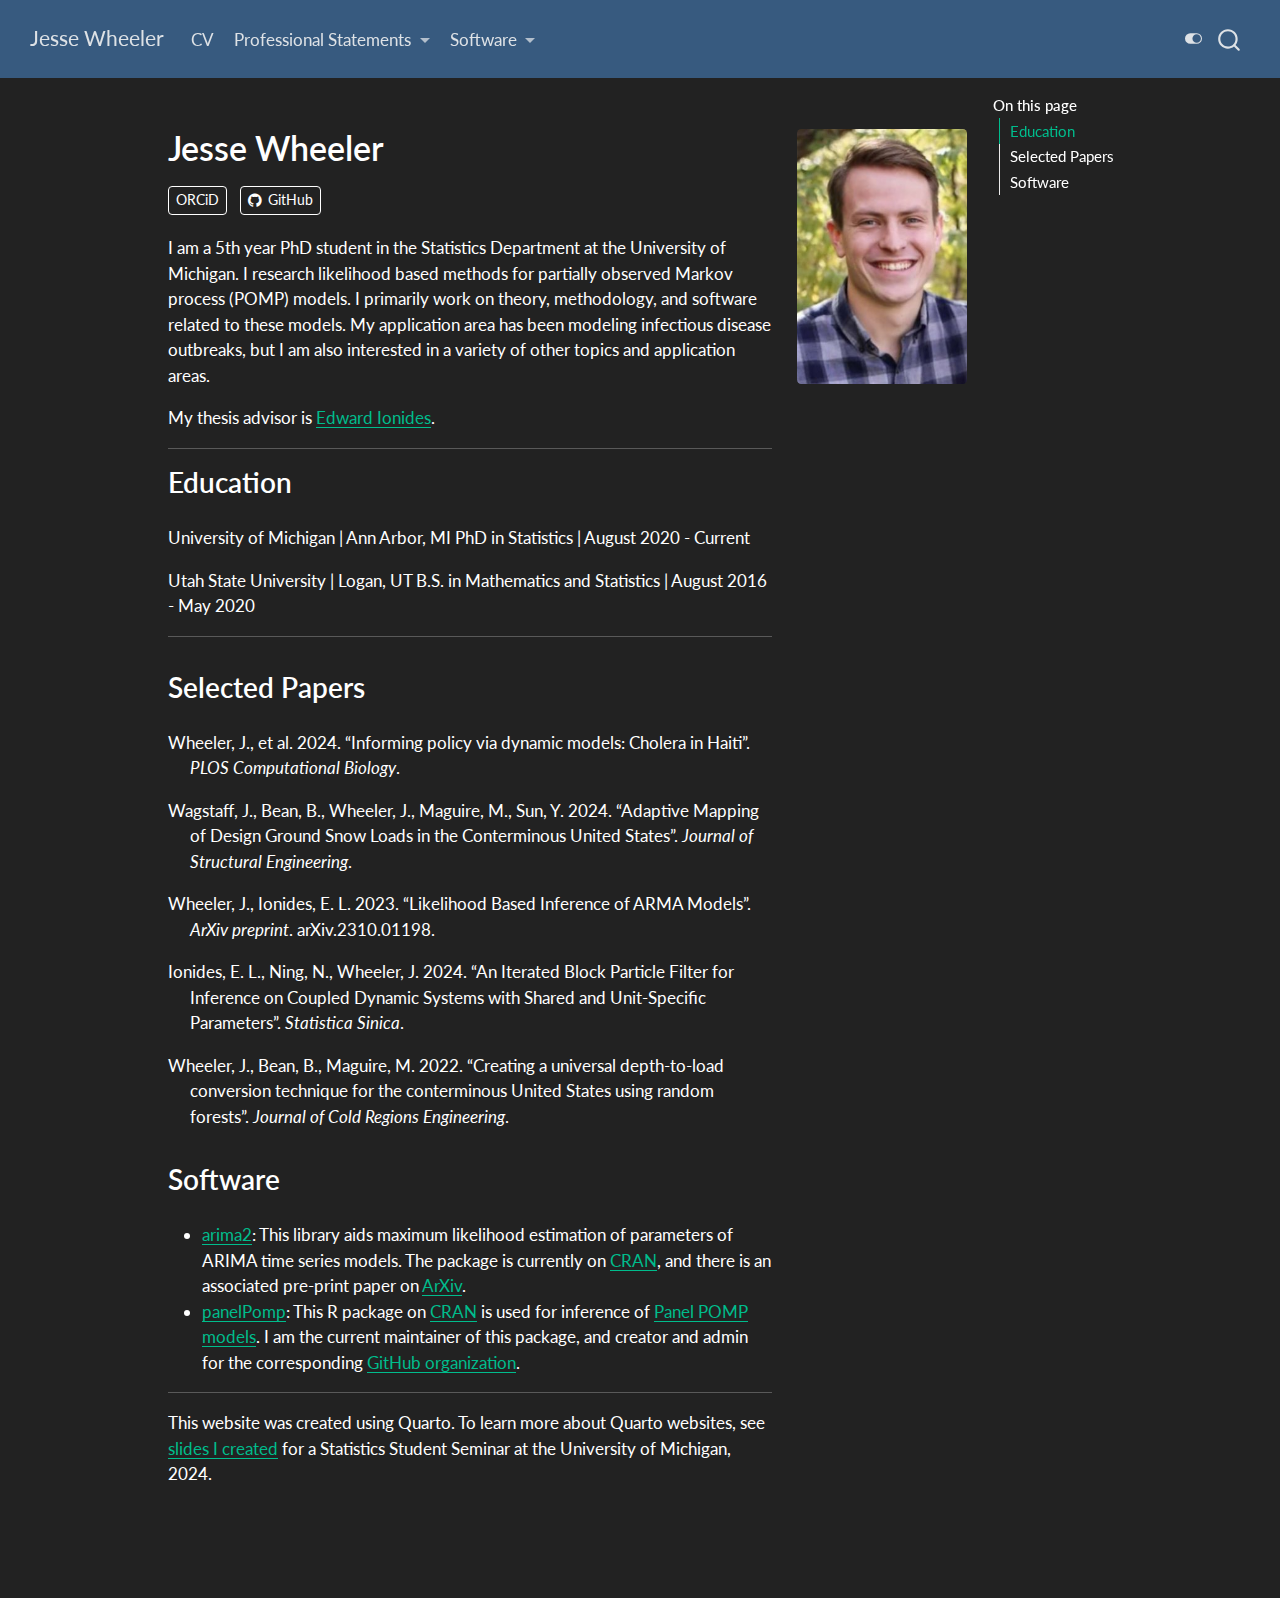
<file: index.html>
<!DOCTYPE html>
<html xmlns="http://www.w3.org/1999/xhtml" lang="en" xml:lang="en"><head>

<meta charset="utf-8">
<meta name="generator" content="quarto-1.4.551">

<meta name="viewport" content="width=device-width, initial-scale=1.0, user-scalable=yes">


<title>Jesse Wheeler</title>
<style>
code{white-space: pre-wrap;}
span.smallcaps{font-variant: small-caps;}
div.columns{display: flex; gap: min(4vw, 1.5em);}
div.column{flex: auto; overflow-x: auto;}
div.hanging-indent{margin-left: 1.5em; text-indent: -1.5em;}
ul.task-list{list-style: none;}
ul.task-list li input[type="checkbox"] {
  width: 0.8em;
  margin: 0 0.8em 0.2em -1em; /* quarto-specific, see https://github.com/quarto-dev/quarto-cli/issues/4556 */ 
  vertical-align: middle;
}
</style>


<script src="site_libs/quarto-nav/quarto-nav.js"></script>
<script src="site_libs/quarto-nav/headroom.min.js"></script>
<script src="site_libs/clipboard/clipboard.min.js"></script>
<script src="site_libs/quarto-search/autocomplete.umd.js"></script>
<script src="site_libs/quarto-search/fuse.min.js"></script>
<script src="site_libs/quarto-search/quarto-search.js"></script>
<meta name="quarto:offset" content="./">
<script src="site_libs/quarto-html/quarto.js"></script>
<script src="site_libs/quarto-html/popper.min.js"></script>
<script src="site_libs/quarto-html/tippy.umd.min.js"></script>
<link href="site_libs/quarto-html/tippy.css" rel="stylesheet">
<link href="site_libs/quarto-html/quarto-syntax-highlighting.css" rel="stylesheet" class="quarto-color-scheme" id="quarto-text-highlighting-styles">
<link href="site_libs/quarto-html/quarto-syntax-highlighting-dark.css" rel="stylesheet" class="quarto-color-scheme quarto-color-alternate" id="quarto-text-highlighting-styles">
<script src="site_libs/bootstrap/bootstrap.min.js"></script>
<link href="site_libs/bootstrap/bootstrap-icons.css" rel="stylesheet">
<link href="site_libs/bootstrap/bootstrap.min.css" rel="stylesheet" class="quarto-color-scheme" id="quarto-bootstrap" data-mode="light">
<link href="site_libs/bootstrap/bootstrap-dark.min.css" rel="stylesheet" class="quarto-color-scheme quarto-color-alternate" id="quarto-bootstrap" data-mode="dark">
<script id="quarto-search-options" type="application/json">{
  "location": "navbar",
  "copy-button": false,
  "collapse-after": 3,
  "panel-placement": "end",
  "type": "overlay",
  "limit": 50,
  "keyboard-shortcut": [
    "f",
    "/",
    "s"
  ],
  "show-item-context": false,
  "language": {
    "search-no-results-text": "No results",
    "search-matching-documents-text": "matching documents",
    "search-copy-link-title": "Copy link to search",
    "search-hide-matches-text": "Hide additional matches",
    "search-more-match-text": "more match in this document",
    "search-more-matches-text": "more matches in this document",
    "search-clear-button-title": "Clear",
    "search-text-placeholder": "",
    "search-detached-cancel-button-title": "Cancel",
    "search-submit-button-title": "Submit",
    "search-label": "Search"
  }
}</script>


<link rel="stylesheet" href="styles.css">
</head>

<body class="nav-fixed">

<div id="quarto-search-results"></div>
  <header id="quarto-header" class="headroom fixed-top">
    <nav class="navbar navbar-expand-lg " data-bs-theme="dark">
      <div class="navbar-container container-fluid">
      <div class="navbar-brand-container mx-auto">
    <a class="navbar-brand" href="./index.html">
    <span class="navbar-title">Jesse Wheeler</span>
    </a>
  </div>
            <div id="quarto-search" class="" title="Search"></div>
          <button class="navbar-toggler" type="button" data-bs-toggle="collapse" data-bs-target="#navbarCollapse" aria-controls="navbarCollapse" aria-expanded="false" aria-label="Toggle navigation" onclick="if (window.quartoToggleHeadroom) { window.quartoToggleHeadroom(); }">
  <span class="navbar-toggler-icon"></span>
</button>
          <div class="collapse navbar-collapse" id="navbarCollapse">
            <ul class="navbar-nav navbar-nav-scroll me-auto">
  <li class="nav-item">
    <a class="nav-link" href="./texDocs/cv.pdf"> 
<span class="menu-text">CV</span></a>
  </li>  
  <li class="nav-item dropdown ">
    <a class="nav-link dropdown-toggle" href="#" id="nav-menu-professional-statements" role="button" data-bs-toggle="dropdown" aria-expanded="false">
 <span class="menu-text">Professional Statements</span>
    </a>
    <ul class="dropdown-menu" aria-labelledby="nav-menu-professional-statements">    
        <li>
    <a class="dropdown-item" href="./texDocs/researchStatement.pdf">
 <span class="dropdown-text">Research Statement</span></a>
  </li>  
        <li>
    <a class="dropdown-item" href="./texDocs/teachingStatement.pdf">
 <span class="dropdown-text">Teaching Statement</span></a>
  </li>  
        <li>
    <a class="dropdown-item" href="./texDocs/DEIstatement.pdf">
 <span class="dropdown-text">Diversity Statement</span></a>
  </li>  
    </ul>
  </li>
  <li class="nav-item dropdown ">
    <a class="nav-link dropdown-toggle" href="#" id="nav-menu-software" role="button" data-bs-toggle="dropdown" aria-expanded="false">
 <span class="menu-text">Software</span>
    </a>
    <ul class="dropdown-menu" aria-labelledby="nav-menu-software">    
        <li>
    <a class="dropdown-item" href="https://panelpomp-org.github.io">
 <span class="dropdown-text">panelPomp (R)</span></a>
  </li>  
        <li>
    <a class="dropdown-item" href="https://github.com/pypomp">
 <span class="dropdown-text">pypomp (Python)</span></a>
  </li>  
        <li>
    <a class="dropdown-item" href="https://github.com/jeswheel/arima2">
 <span class="dropdown-text">arima2 (R)</span></a>
  </li>  
    </ul>
  </li>
</ul>
          </div> <!-- /navcollapse -->
          <div class="quarto-navbar-tools">
  <a href="" class="quarto-color-scheme-toggle quarto-navigation-tool  px-1" onclick="window.quartoToggleColorScheme(); return false;" title="Toggle dark mode"><i class="bi"></i></a>
</div>
      </div> <!-- /container-fluid -->
    </nav>
</header>
<!-- content -->
<div id="quarto-content" class="quarto-container page-columns page-rows-contents page-layout-article page-navbar">
<!-- sidebar -->
<!-- margin-sidebar -->
    <div id="quarto-margin-sidebar" class="sidebar margin-sidebar">
        <nav id="TOC" role="doc-toc" class="toc-active">
    <h2 id="toc-title">On this page</h2>
  <ul>
  <li><a href="#education" id="toc-education" class="nav-link active" data-scroll-target="#education">Education</a></li>
  <li><a href="#selected-papers" id="toc-selected-papers" class="nav-link" data-scroll-target="#selected-papers">Selected Papers</a></li>
  <li><a href="#software" id="toc-software" class="nav-link" data-scroll-target="#software">Software</a></li>
  </ul>
</nav>
    </div>
<!-- main -->
<div class="quarto-about-solana column-body content">
  <div class="about-entity">
    <div class="entity-contents">
      <header id="title-block-header" class="quarto-title-block default">
<div class="quarto-title">
<h1 class="title">Jesse Wheeler</h1>
</div>
<div class="quarto-title-meta">
  </div>
</header> <div class="about-links">
  <a href="https://orcid.org/0000-0003-3941-3884" class="about-link" rel="" target="">
     <span class="about-link-text">ORCiD</span>
  </a>
  <a href="https://github.com/jeswheel" class="about-link" rel="" target="">
    <i class="bi bi-github"></i>
     <span class="about-link-text">GitHub</span>
  </a>
</div>
      <div class="about-contents"><main class="content" id="quarto-document-content">

<p>I am a 5th year PhD student in the Statistics Department at the University of Michigan. I research likelihood based methods for partially observed Markov process (POMP) models. I primarily work on theory, methodology, and software related to these models. My application area has been modeling infectious disease outbreaks, but I am also interested in a variety of other topics and application areas.</p>
<p>My thesis advisor is <a href="https://ionides.github.io/">Edward Ionides</a>.</p>
<hr>
<section id="education" class="level2">
<h2 data-anchor-id="education">Education</h2>
<p>University of Michigan | Ann Arbor, MI PhD in Statistics | August 2020 - Current</p>
<p>Utah State University | Logan, UT B.S. in Mathematics and Statistics | August 2016 - May 2020</p>
<hr>
</section>
<section id="selected-papers" class="level2">
<h2 data-anchor-id="selected-papers">Selected Papers</h2>
<div class="myrefs">
<p>
Wheeler, J., et al.&nbsp;2024. “Informing policy via dynamic models: Cholera in Haiti”. <em>PLOS Computational Biology</em>.
</p>
<p>
Wagstaff, J., Bean, B., Wheeler, J., Maguire, M., Sun, Y. 2024. “Adaptive Mapping of Design Ground Snow Loads in the Conterminous United States”. <em>Journal of Structural Engineering</em>.
</p>
<p>
Wheeler, J., Ionides, E. L. 2023. “Likelihood Based Inference of ARMA Models”. <em>ArXiv preprint</em>. arXiv.2310.01198.
</p>
<p>
Ionides, E. L., Ning, N., Wheeler, J. 2024. “An Iterated Block Particle Filter for Inference on Coupled Dynamic Systems with Shared and Unit-Specific Parameters”. <em>Statistica Sinica</em>.
</p>
<p>
Wheeler, J., Bean, B., Maguire, M. 2022. “Creating a universal depth-to-load conversion technique for the conterminous United States using random forests”. <em>Journal of Cold Regions Engineering</em>.
</p>
</div>
</section>
<section id="software" class="level2">
<h2 data-anchor-id="software">Software</h2>
<ul>
<li><a href="https://github.com/jeswheel/arima2">arima2</a>: This library aids maximum likelihood estimation of parameters of ARIMA time series models. The package is currently on <a href="https://cran.r-project.org/web/packages/arima2/index.html">CRAN</a>, and there is an associated pre-print paper on <a href="https://arxiv.org/abs/2310.01198">ArXiv</a>.</li>
<li><a href="https://panelPomp-org.github.io">panelPomp</a>: This R package on <a href="https://cran.r-project.org/web/packages/panelPomp/index.html">CRAN</a> is used for inference of <a href="https://doi.org/10.1080/01621459.2019.1604367">Panel POMP models</a>. I am the current maintainer of this package, and creator and admin for the corresponding <a href="https://github.com/panelPomp-org">GitHub organization</a>.</li>
</ul>
<hr>
<p>This website was created using Quarto. To learn more about Quarto websites, see <a href="https://docs.google.com/presentation/d/1unAZ49f4PR11giPqA9fSSFcaBwZS_3onK71F3bGUkvQ/edit?usp=sharing">slides I created</a> for a Statistics Student Seminar at the University of Michigan, 2024.</p>


</section>
</main></div>
    </div>
    <img src="portait.jpeg" class="about-image
  rounded " style="width: 10em;">
  </div>
</div>
 <!-- /main -->
<script id="quarto-html-after-body" type="application/javascript">
window.document.addEventListener("DOMContentLoaded", function (event) {
  const toggleBodyColorMode = (bsSheetEl) => {
    const mode = bsSheetEl.getAttribute("data-mode");
    const bodyEl = window.document.querySelector("body");
    if (mode === "dark") {
      bodyEl.classList.add("quarto-dark");
      bodyEl.classList.remove("quarto-light");
    } else {
      bodyEl.classList.add("quarto-light");
      bodyEl.classList.remove("quarto-dark");
    }
  }
  const toggleBodyColorPrimary = () => {
    const bsSheetEl = window.document.querySelector("link#quarto-bootstrap");
    if (bsSheetEl) {
      toggleBodyColorMode(bsSheetEl);
    }
  }
  toggleBodyColorPrimary();  
  const disableStylesheet = (stylesheets) => {
    for (let i=0; i < stylesheets.length; i++) {
      const stylesheet = stylesheets[i];
      stylesheet.rel = 'prefetch';
    }
  }
  const enableStylesheet = (stylesheets) => {
    for (let i=0; i < stylesheets.length; i++) {
      const stylesheet = stylesheets[i];
      stylesheet.rel = 'stylesheet';
    }
  }
  const manageTransitions = (selector, allowTransitions) => {
    const els = window.document.querySelectorAll(selector);
    for (let i=0; i < els.length; i++) {
      const el = els[i];
      if (allowTransitions) {
        el.classList.remove('notransition');
      } else {
        el.classList.add('notransition');
      }
    }
  }
  const toggleGiscusIfUsed = (isAlternate, darkModeDefault) => {
    const baseTheme = document.querySelector('#giscus-base-theme')?.value ?? 'light';
    const alternateTheme = document.querySelector('#giscus-alt-theme')?.value ?? 'dark';
    let newTheme = '';
    if(darkModeDefault) {
      newTheme = isAlternate ? baseTheme : alternateTheme;
    } else {
      newTheme = isAlternate ? alternateTheme : baseTheme;
    }
    const changeGiscusTheme = () => {
      // From: https://github.com/giscus/giscus/issues/336
      const sendMessage = (message) => {
        const iframe = document.querySelector('iframe.giscus-frame');
        if (!iframe) return;
        iframe.contentWindow.postMessage({ giscus: message }, 'https://giscus.app');
      }
      sendMessage({
        setConfig: {
          theme: newTheme
        }
      });
    }
    const isGiscussLoaded = window.document.querySelector('iframe.giscus-frame') !== null;
    if (isGiscussLoaded) {
      changeGiscusTheme();
    }
  }
  const toggleColorMode = (alternate) => {
    // Switch the stylesheets
    const alternateStylesheets = window.document.querySelectorAll('link.quarto-color-scheme.quarto-color-alternate');
    manageTransitions('#quarto-margin-sidebar .nav-link', false);
    if (alternate) {
      enableStylesheet(alternateStylesheets);
      for (const sheetNode of alternateStylesheets) {
        if (sheetNode.id === "quarto-bootstrap") {
          toggleBodyColorMode(sheetNode);
        }
      }
    } else {
      disableStylesheet(alternateStylesheets);
      toggleBodyColorPrimary();
    }
    manageTransitions('#quarto-margin-sidebar .nav-link', true);
    // Switch the toggles
    const toggles = window.document.querySelectorAll('.quarto-color-scheme-toggle');
    for (let i=0; i < toggles.length; i++) {
      const toggle = toggles[i];
      if (toggle) {
        if (alternate) {
          toggle.classList.add("alternate");     
        } else {
          toggle.classList.remove("alternate");
        }
      }
    }
    // Hack to workaround the fact that safari doesn't
    // properly recolor the scrollbar when toggling (#1455)
    if (navigator.userAgent.indexOf('Safari') > 0 && navigator.userAgent.indexOf('Chrome') == -1) {
      manageTransitions("body", false);
      window.scrollTo(0, 1);
      setTimeout(() => {
        window.scrollTo(0, 0);
        manageTransitions("body", true);
      }, 40);  
    }
  }
  const isFileUrl = () => { 
    return window.location.protocol === 'file:';
  }
  const hasAlternateSentinel = () => {  
    let styleSentinel = getColorSchemeSentinel();
    if (styleSentinel !== null) {
      return styleSentinel === "alternate";
    } else {
      return false;
    }
  }
  const setStyleSentinel = (alternate) => {
    const value = alternate ? "alternate" : "default";
    if (!isFileUrl()) {
      window.localStorage.setItem("quarto-color-scheme", value);
    } else {
      localAlternateSentinel = value;
    }
  }
  const getColorSchemeSentinel = () => {
    if (!isFileUrl()) {
      const storageValue = window.localStorage.getItem("quarto-color-scheme");
      return storageValue != null ? storageValue : localAlternateSentinel;
    } else {
      return localAlternateSentinel;
    }
  }
  const darkModeDefault = true;
  let localAlternateSentinel = darkModeDefault ? 'alternate' : 'default';
  // Dark / light mode switch
  window.quartoToggleColorScheme = () => {
    // Read the current dark / light value 
    let toAlternate = !hasAlternateSentinel();
    toggleColorMode(toAlternate);
    setStyleSentinel(toAlternate);
    toggleGiscusIfUsed(toAlternate, darkModeDefault);
  };
  // Ensure there is a toggle, if there isn't float one in the top right
  if (window.document.querySelector('.quarto-color-scheme-toggle') === null) {
    const a = window.document.createElement('a');
    a.classList.add('top-right');
    a.classList.add('quarto-color-scheme-toggle');
    a.href = "";
    a.onclick = function() { try { window.quartoToggleColorScheme(); } catch {} return false; };
    const i = window.document.createElement("i");
    i.classList.add('bi');
    a.appendChild(i);
    window.document.body.appendChild(a);
  }
  // Switch to dark mode if need be
  if (hasAlternateSentinel()) {
    toggleColorMode(true);
  } else {
    toggleColorMode(false);
  }
  const isCodeAnnotation = (el) => {
    for (const clz of el.classList) {
      if (clz.startsWith('code-annotation-')) {                     
        return true;
      }
    }
    return false;
  }
  const clipboard = new window.ClipboardJS('.code-copy-button', {
    text: function(trigger) {
      const codeEl = trigger.previousElementSibling.cloneNode(true);
      for (const childEl of codeEl.children) {
        if (isCodeAnnotation(childEl)) {
          childEl.remove();
        }
      }
      return codeEl.innerText;
    }
  });
  clipboard.on('success', function(e) {
    // button target
    const button = e.trigger;
    // don't keep focus
    button.blur();
    // flash "checked"
    button.classList.add('code-copy-button-checked');
    var currentTitle = button.getAttribute("title");
    button.setAttribute("title", "Copied!");
    let tooltip;
    if (window.bootstrap) {
      button.setAttribute("data-bs-toggle", "tooltip");
      button.setAttribute("data-bs-placement", "left");
      button.setAttribute("data-bs-title", "Copied!");
      tooltip = new bootstrap.Tooltip(button, 
        { trigger: "manual", 
          customClass: "code-copy-button-tooltip",
          offset: [0, -8]});
      tooltip.show();    
    }
    setTimeout(function() {
      if (tooltip) {
        tooltip.hide();
        button.removeAttribute("data-bs-title");
        button.removeAttribute("data-bs-toggle");
        button.removeAttribute("data-bs-placement");
      }
      button.setAttribute("title", currentTitle);
      button.classList.remove('code-copy-button-checked');
    }, 1000);
    // clear code selection
    e.clearSelection();
  });
    var localhostRegex = new RegExp(/^(?:http|https):\/\/localhost\:?[0-9]*\//);
    var mailtoRegex = new RegExp(/^mailto:/);
      var filterRegex = new RegExp("https:\/\/jeswheel\.github\.io\/");
    var isInternal = (href) => {
        return filterRegex.test(href) || localhostRegex.test(href) || mailtoRegex.test(href);
    }
    // Inspect non-navigation links and adorn them if external
 	var links = window.document.querySelectorAll('a[href]:not(.nav-link):not(.navbar-brand):not(.toc-action):not(.sidebar-link):not(.sidebar-item-toggle):not(.pagination-link):not(.no-external):not([aria-hidden]):not(.dropdown-item):not(.quarto-navigation-tool)');
    for (var i=0; i<links.length; i++) {
      const link = links[i];
      if (!isInternal(link.href)) {
        // undo the damage that might have been done by quarto-nav.js in the case of
        // links that we want to consider external
        if (link.dataset.originalHref !== undefined) {
          link.href = link.dataset.originalHref;
        }
      }
    }
  function tippyHover(el, contentFn, onTriggerFn, onUntriggerFn) {
    const config = {
      allowHTML: true,
      maxWidth: 500,
      delay: 100,
      arrow: false,
      appendTo: function(el) {
          return el.parentElement;
      },
      interactive: true,
      interactiveBorder: 10,
      theme: 'quarto',
      placement: 'bottom-start',
    };
    if (contentFn) {
      config.content = contentFn;
    }
    if (onTriggerFn) {
      config.onTrigger = onTriggerFn;
    }
    if (onUntriggerFn) {
      config.onUntrigger = onUntriggerFn;
    }
    window.tippy(el, config); 
  }
  const noterefs = window.document.querySelectorAll('a[role="doc-noteref"]');
  for (var i=0; i<noterefs.length; i++) {
    const ref = noterefs[i];
    tippyHover(ref, function() {
      // use id or data attribute instead here
      let href = ref.getAttribute('data-footnote-href') || ref.getAttribute('href');
      try { href = new URL(href).hash; } catch {}
      const id = href.replace(/^#\/?/, "");
      const note = window.document.getElementById(id);
      if (note) {
        return note.innerHTML;
      } else {
        return "";
      }
    });
  }
  const xrefs = window.document.querySelectorAll('a.quarto-xref');
  const processXRef = (id, note) => {
    // Strip column container classes
    const stripColumnClz = (el) => {
      el.classList.remove("page-full", "page-columns");
      if (el.children) {
        for (const child of el.children) {
          stripColumnClz(child);
        }
      }
    }
    stripColumnClz(note)
    if (id === null || id.startsWith('sec-')) {
      // Special case sections, only their first couple elements
      const container = document.createElement("div");
      if (note.children && note.children.length > 2) {
        container.appendChild(note.children[0].cloneNode(true));
        for (let i = 1; i < note.children.length; i++) {
          const child = note.children[i];
          if (child.tagName === "P" && child.innerText === "") {
            continue;
          } else {
            container.appendChild(child.cloneNode(true));
            break;
          }
        }
        if (window.Quarto?.typesetMath) {
          window.Quarto.typesetMath(container);
        }
        return container.innerHTML
      } else {
        if (window.Quarto?.typesetMath) {
          window.Quarto.typesetMath(note);
        }
        return note.innerHTML;
      }
    } else {
      // Remove any anchor links if they are present
      const anchorLink = note.querySelector('a.anchorjs-link');
      if (anchorLink) {
        anchorLink.remove();
      }
      if (window.Quarto?.typesetMath) {
        window.Quarto.typesetMath(note);
      }
      // TODO in 1.5, we should make sure this works without a callout special case
      if (note.classList.contains("callout")) {
        return note.outerHTML;
      } else {
        return note.innerHTML;
      }
    }
  }
  for (var i=0; i<xrefs.length; i++) {
    const xref = xrefs[i];
    tippyHover(xref, undefined, function(instance) {
      instance.disable();
      let url = xref.getAttribute('href');
      let hash = undefined; 
      if (url.startsWith('#')) {
        hash = url;
      } else {
        try { hash = new URL(url).hash; } catch {}
      }
      if (hash) {
        const id = hash.replace(/^#\/?/, "");
        const note = window.document.getElementById(id);
        if (note !== null) {
          try {
            const html = processXRef(id, note.cloneNode(true));
            instance.setContent(html);
          } finally {
            instance.enable();
            instance.show();
          }
        } else {
          // See if we can fetch this
          fetch(url.split('#')[0])
          .then(res => res.text())
          .then(html => {
            const parser = new DOMParser();
            const htmlDoc = parser.parseFromString(html, "text/html");
            const note = htmlDoc.getElementById(id);
            if (note !== null) {
              const html = processXRef(id, note);
              instance.setContent(html);
            } 
          }).finally(() => {
            instance.enable();
            instance.show();
          });
        }
      } else {
        // See if we can fetch a full url (with no hash to target)
        // This is a special case and we should probably do some content thinning / targeting
        fetch(url)
        .then(res => res.text())
        .then(html => {
          const parser = new DOMParser();
          const htmlDoc = parser.parseFromString(html, "text/html");
          const note = htmlDoc.querySelector('main.content');
          if (note !== null) {
            // This should only happen for chapter cross references
            // (since there is no id in the URL)
            // remove the first header
            if (note.children.length > 0 && note.children[0].tagName === "HEADER") {
              note.children[0].remove();
            }
            const html = processXRef(null, note);
            instance.setContent(html);
          } 
        }).finally(() => {
          instance.enable();
          instance.show();
        });
      }
    }, function(instance) {
    });
  }
      let selectedAnnoteEl;
      const selectorForAnnotation = ( cell, annotation) => {
        let cellAttr = 'data-code-cell="' + cell + '"';
        let lineAttr = 'data-code-annotation="' +  annotation + '"';
        const selector = 'span[' + cellAttr + '][' + lineAttr + ']';
        return selector;
      }
      const selectCodeLines = (annoteEl) => {
        const doc = window.document;
        const targetCell = annoteEl.getAttribute("data-target-cell");
        const targetAnnotation = annoteEl.getAttribute("data-target-annotation");
        const annoteSpan = window.document.querySelector(selectorForAnnotation(targetCell, targetAnnotation));
        const lines = annoteSpan.getAttribute("data-code-lines").split(",");
        const lineIds = lines.map((line) => {
          return targetCell + "-" + line;
        })
        let top = null;
        let height = null;
        let parent = null;
        if (lineIds.length > 0) {
            //compute the position of the single el (top and bottom and make a div)
            const el = window.document.getElementById(lineIds[0]);
            top = el.offsetTop;
            height = el.offsetHeight;
            parent = el.parentElement.parentElement;
          if (lineIds.length > 1) {
            const lastEl = window.document.getElementById(lineIds[lineIds.length - 1]);
            const bottom = lastEl.offsetTop + lastEl.offsetHeight;
            height = bottom - top;
          }
          if (top !== null && height !== null && parent !== null) {
            // cook up a div (if necessary) and position it 
            let div = window.document.getElementById("code-annotation-line-highlight");
            if (div === null) {
              div = window.document.createElement("div");
              div.setAttribute("id", "code-annotation-line-highlight");
              div.style.position = 'absolute';
              parent.appendChild(div);
            }
            div.style.top = top - 2 + "px";
            div.style.height = height + 4 + "px";
            div.style.left = 0;
            let gutterDiv = window.document.getElementById("code-annotation-line-highlight-gutter");
            if (gutterDiv === null) {
              gutterDiv = window.document.createElement("div");
              gutterDiv.setAttribute("id", "code-annotation-line-highlight-gutter");
              gutterDiv.style.position = 'absolute';
              const codeCell = window.document.getElementById(targetCell);
              const gutter = codeCell.querySelector('.code-annotation-gutter');
              gutter.appendChild(gutterDiv);
            }
            gutterDiv.style.top = top - 2 + "px";
            gutterDiv.style.height = height + 4 + "px";
          }
          selectedAnnoteEl = annoteEl;
        }
      };
      const unselectCodeLines = () => {
        const elementsIds = ["code-annotation-line-highlight", "code-annotation-line-highlight-gutter"];
        elementsIds.forEach((elId) => {
          const div = window.document.getElementById(elId);
          if (div) {
            div.remove();
          }
        });
        selectedAnnoteEl = undefined;
      };
        // Handle positioning of the toggle
    window.addEventListener(
      "resize",
      throttle(() => {
        elRect = undefined;
        if (selectedAnnoteEl) {
          selectCodeLines(selectedAnnoteEl);
        }
      }, 10)
    );
    function throttle(fn, ms) {
    let throttle = false;
    let timer;
      return (...args) => {
        if(!throttle) { // first call gets through
            fn.apply(this, args);
            throttle = true;
        } else { // all the others get throttled
            if(timer) clearTimeout(timer); // cancel #2
            timer = setTimeout(() => {
              fn.apply(this, args);
              timer = throttle = false;
            }, ms);
        }
      };
    }
      // Attach click handler to the DT
      const annoteDls = window.document.querySelectorAll('dt[data-target-cell]');
      for (const annoteDlNode of annoteDls) {
        annoteDlNode.addEventListener('click', (event) => {
          const clickedEl = event.target;
          if (clickedEl !== selectedAnnoteEl) {
            unselectCodeLines();
            const activeEl = window.document.querySelector('dt[data-target-cell].code-annotation-active');
            if (activeEl) {
              activeEl.classList.remove('code-annotation-active');
            }
            selectCodeLines(clickedEl);
            clickedEl.classList.add('code-annotation-active');
          } else {
            // Unselect the line
            unselectCodeLines();
            clickedEl.classList.remove('code-annotation-active');
          }
        });
      }
  const findCites = (el) => {
    const parentEl = el.parentElement;
    if (parentEl) {
      const cites = parentEl.dataset.cites;
      if (cites) {
        return {
          el,
          cites: cites.split(' ')
        };
      } else {
        return findCites(el.parentElement)
      }
    } else {
      return undefined;
    }
  };
  var bibliorefs = window.document.querySelectorAll('a[role="doc-biblioref"]');
  for (var i=0; i<bibliorefs.length; i++) {
    const ref = bibliorefs[i];
    const citeInfo = findCites(ref);
    if (citeInfo) {
      tippyHover(citeInfo.el, function() {
        var popup = window.document.createElement('div');
        citeInfo.cites.forEach(function(cite) {
          var citeDiv = window.document.createElement('div');
          citeDiv.classList.add('hanging-indent');
          citeDiv.classList.add('csl-entry');
          var biblioDiv = window.document.getElementById('ref-' + cite);
          if (biblioDiv) {
            citeDiv.innerHTML = biblioDiv.innerHTML;
          }
          popup.appendChild(citeDiv);
        });
        return popup.innerHTML;
      });
    }
  }
});
</script>
</div> <!-- /content -->




</body></html>
</file>
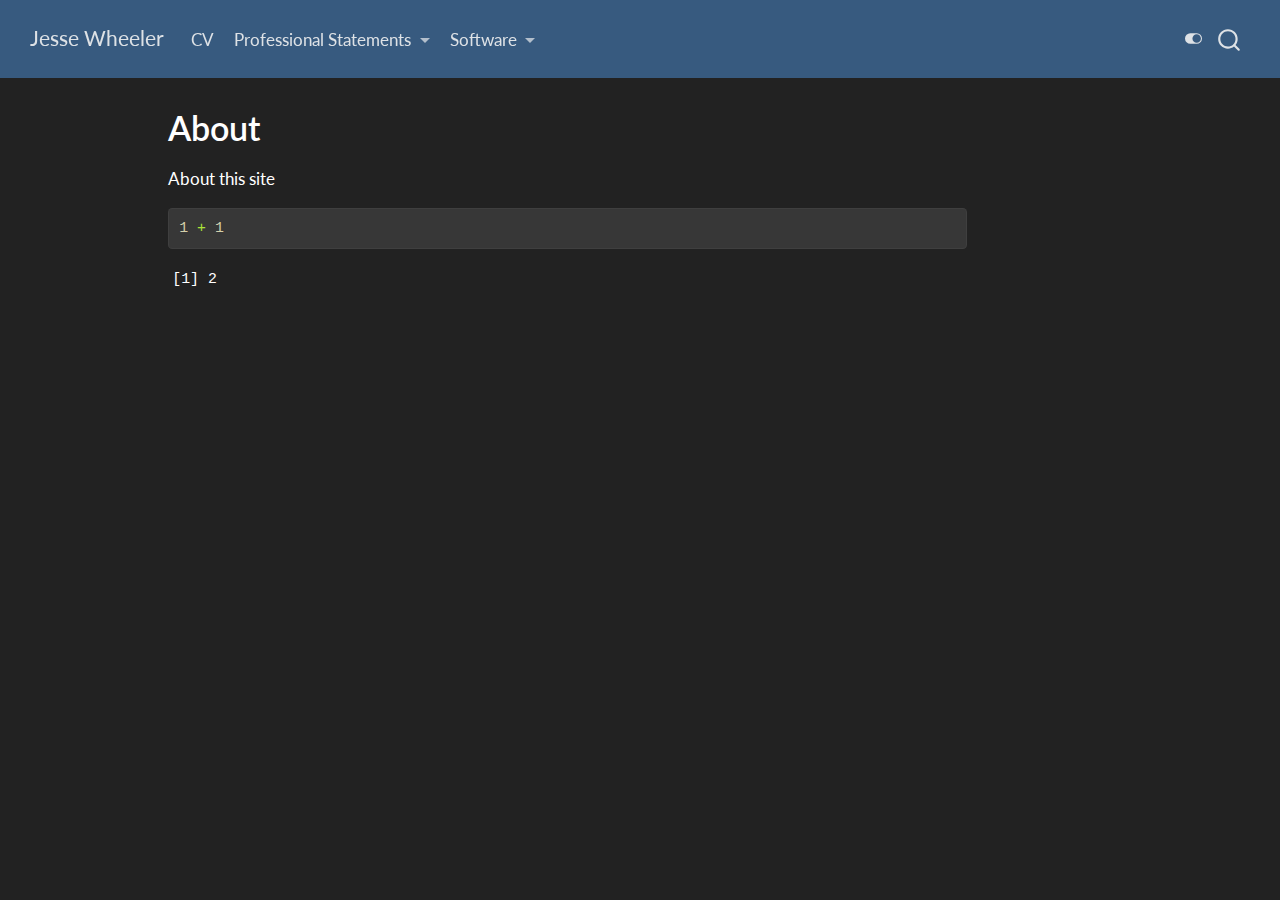
<file: about.html>
<!DOCTYPE html>
<html xmlns="http://www.w3.org/1999/xhtml" lang="en" xml:lang="en"><head>

<meta charset="utf-8">
<meta name="generator" content="quarto-1.4.551">

<meta name="viewport" content="width=device-width, initial-scale=1.0, user-scalable=yes">


<title>Jesse Wheeler - About</title>
<style>
code{white-space: pre-wrap;}
span.smallcaps{font-variant: small-caps;}
div.columns{display: flex; gap: min(4vw, 1.5em);}
div.column{flex: auto; overflow-x: auto;}
div.hanging-indent{margin-left: 1.5em; text-indent: -1.5em;}
ul.task-list{list-style: none;}
ul.task-list li input[type="checkbox"] {
  width: 0.8em;
  margin: 0 0.8em 0.2em -1em; /* quarto-specific, see https://github.com/quarto-dev/quarto-cli/issues/4556 */ 
  vertical-align: middle;
}
/* CSS for syntax highlighting */
pre > code.sourceCode { white-space: pre; position: relative; }
pre > code.sourceCode > span { line-height: 1.25; }
pre > code.sourceCode > span:empty { height: 1.2em; }
.sourceCode { overflow: visible; }
code.sourceCode > span { color: inherit; text-decoration: inherit; }
div.sourceCode { margin: 1em 0; }
pre.sourceCode { margin: 0; }
@media screen {
div.sourceCode { overflow: auto; }
}
@media print {
pre > code.sourceCode { white-space: pre-wrap; }
pre > code.sourceCode > span { text-indent: -5em; padding-left: 5em; }
}
pre.numberSource code
  { counter-reset: source-line 0; }
pre.numberSource code > span
  { position: relative; left: -4em; counter-increment: source-line; }
pre.numberSource code > span > a:first-child::before
  { content: counter(source-line);
    position: relative; left: -1em; text-align: right; vertical-align: baseline;
    border: none; display: inline-block;
    -webkit-touch-callout: none; -webkit-user-select: none;
    -khtml-user-select: none; -moz-user-select: none;
    -ms-user-select: none; user-select: none;
    padding: 0 4px; width: 4em;
  }
pre.numberSource { margin-left: 3em;  padding-left: 4px; }
div.sourceCode
  {   }
@media screen {
pre > code.sourceCode > span > a:first-child::before { text-decoration: underline; }
}
</style>


<script src="site_libs/quarto-nav/quarto-nav.js"></script>
<script src="site_libs/quarto-nav/headroom.min.js"></script>
<script src="site_libs/clipboard/clipboard.min.js"></script>
<script src="site_libs/quarto-search/autocomplete.umd.js"></script>
<script src="site_libs/quarto-search/fuse.min.js"></script>
<script src="site_libs/quarto-search/quarto-search.js"></script>
<meta name="quarto:offset" content="./">
<script src="site_libs/quarto-html/quarto.js"></script>
<script src="site_libs/quarto-html/popper.min.js"></script>
<script src="site_libs/quarto-html/tippy.umd.min.js"></script>
<script src="site_libs/quarto-html/anchor.min.js"></script>
<link href="site_libs/quarto-html/tippy.css" rel="stylesheet">
<link href="site_libs/quarto-html/quarto-syntax-highlighting.css" rel="stylesheet" class="quarto-color-scheme" id="quarto-text-highlighting-styles">
<link href="site_libs/quarto-html/quarto-syntax-highlighting-dark.css" rel="stylesheet" class="quarto-color-scheme quarto-color-alternate" id="quarto-text-highlighting-styles">
<script src="site_libs/bootstrap/bootstrap.min.js"></script>
<link href="site_libs/bootstrap/bootstrap-icons.css" rel="stylesheet">
<link href="site_libs/bootstrap/bootstrap.min.css" rel="stylesheet" class="quarto-color-scheme" id="quarto-bootstrap" data-mode="light">
<link href="site_libs/bootstrap/bootstrap-dark.min.css" rel="stylesheet" class="quarto-color-scheme quarto-color-alternate" id="quarto-bootstrap" data-mode="dark">
<script id="quarto-search-options" type="application/json">{
  "location": "navbar",
  "copy-button": false,
  "collapse-after": 3,
  "panel-placement": "end",
  "type": "overlay",
  "limit": 50,
  "keyboard-shortcut": [
    "f",
    "/",
    "s"
  ],
  "show-item-context": false,
  "language": {
    "search-no-results-text": "No results",
    "search-matching-documents-text": "matching documents",
    "search-copy-link-title": "Copy link to search",
    "search-hide-matches-text": "Hide additional matches",
    "search-more-match-text": "more match in this document",
    "search-more-matches-text": "more matches in this document",
    "search-clear-button-title": "Clear",
    "search-text-placeholder": "",
    "search-detached-cancel-button-title": "Cancel",
    "search-submit-button-title": "Submit",
    "search-label": "Search"
  }
}</script>


<link rel="stylesheet" href="styles.css">
</head>

<body class="nav-fixed">

<div id="quarto-search-results"></div>
  <header id="quarto-header" class="headroom fixed-top">
    <nav class="navbar navbar-expand-lg " data-bs-theme="dark">
      <div class="navbar-container container-fluid">
      <div class="navbar-brand-container mx-auto">
    <a class="navbar-brand" href="./index.html">
    <span class="navbar-title">Jesse Wheeler</span>
    </a>
  </div>
            <div id="quarto-search" class="" title="Search"></div>
          <button class="navbar-toggler" type="button" data-bs-toggle="collapse" data-bs-target="#navbarCollapse" aria-controls="navbarCollapse" aria-expanded="false" aria-label="Toggle navigation" onclick="if (window.quartoToggleHeadroom) { window.quartoToggleHeadroom(); }">
  <span class="navbar-toggler-icon"></span>
</button>
          <div class="collapse navbar-collapse" id="navbarCollapse">
            <ul class="navbar-nav navbar-nav-scroll me-auto">
  <li class="nav-item">
    <a class="nav-link" href="./texDocs/cv.pdf"> 
<span class="menu-text">CV</span></a>
  </li>  
  <li class="nav-item dropdown ">
    <a class="nav-link dropdown-toggle" href="#" id="nav-menu-professional-statements" role="button" data-bs-toggle="dropdown" aria-expanded="false">
 <span class="menu-text">Professional Statements</span>
    </a>
    <ul class="dropdown-menu" aria-labelledby="nav-menu-professional-statements">    
        <li>
    <a class="dropdown-item" href="./texDocs/researchStatement.pdf">
 <span class="dropdown-text">Research Statement</span></a>
  </li>  
        <li>
    <a class="dropdown-item" href="./texDocs/teachingStatement.pdf">
 <span class="dropdown-text">Teaching Statement</span></a>
  </li>  
        <li>
    <a class="dropdown-item" href="./texDocs/DEIstatement.pdf">
 <span class="dropdown-text">Diversity Statement</span></a>
  </li>  
    </ul>
  </li>
  <li class="nav-item dropdown ">
    <a class="nav-link dropdown-toggle" href="#" id="nav-menu-software" role="button" data-bs-toggle="dropdown" aria-expanded="false">
 <span class="menu-text">Software</span>
    </a>
    <ul class="dropdown-menu" aria-labelledby="nav-menu-software">    
        <li>
    <a class="dropdown-item" href="https://panelpomp-org.github.io">
 <span class="dropdown-text">panelPomp (R)</span></a>
  </li>  
        <li>
    <a class="dropdown-item" href="https://github.com/pypomp">
 <span class="dropdown-text">pypomp (Python)</span></a>
  </li>  
        <li>
    <a class="dropdown-item" href="https://github.com/jeswheel/arima2">
 <span class="dropdown-text">arima2 (R)</span></a>
  </li>  
    </ul>
  </li>
</ul>
          </div> <!-- /navcollapse -->
          <div class="quarto-navbar-tools">
  <a href="" class="quarto-color-scheme-toggle quarto-navigation-tool  px-1" onclick="window.quartoToggleColorScheme(); return false;" title="Toggle dark mode"><i class="bi"></i></a>
</div>
      </div> <!-- /container-fluid -->
    </nav>
</header>
<!-- content -->
<div id="quarto-content" class="quarto-container page-columns page-rows-contents page-layout-article page-navbar">
<!-- sidebar -->
<!-- margin-sidebar -->
    <div id="quarto-margin-sidebar" class="sidebar margin-sidebar">
        
    </div>
<!-- main -->
<main class="content" id="quarto-document-content">

<header id="title-block-header" class="quarto-title-block default">
<div class="quarto-title">
<h1 class="title">About</h1>
</div>



<div class="quarto-title-meta">

    
  
    
  </div>
  


</header>


<p>About this site</p>
<div class="cell">
<div class="sourceCode cell-code" id="cb1"><pre class="sourceCode r code-with-copy"><code class="sourceCode r"><span id="cb1-1"><a href="#cb1-1" aria-hidden="true" tabindex="-1"></a><span class="dv">1</span> <span class="sc">+</span> <span class="dv">1</span></span></code><button title="Copy to Clipboard" class="code-copy-button"><i class="bi"></i></button></pre></div>
<div class="cell-output cell-output-stdout">
<pre><code>[1] 2</code></pre>
</div>
</div>



</main> <!-- /main -->
<script id="quarto-html-after-body" type="application/javascript">
window.document.addEventListener("DOMContentLoaded", function (event) {
  const toggleBodyColorMode = (bsSheetEl) => {
    const mode = bsSheetEl.getAttribute("data-mode");
    const bodyEl = window.document.querySelector("body");
    if (mode === "dark") {
      bodyEl.classList.add("quarto-dark");
      bodyEl.classList.remove("quarto-light");
    } else {
      bodyEl.classList.add("quarto-light");
      bodyEl.classList.remove("quarto-dark");
    }
  }
  const toggleBodyColorPrimary = () => {
    const bsSheetEl = window.document.querySelector("link#quarto-bootstrap");
    if (bsSheetEl) {
      toggleBodyColorMode(bsSheetEl);
    }
  }
  toggleBodyColorPrimary();  
  const disableStylesheet = (stylesheets) => {
    for (let i=0; i < stylesheets.length; i++) {
      const stylesheet = stylesheets[i];
      stylesheet.rel = 'prefetch';
    }
  }
  const enableStylesheet = (stylesheets) => {
    for (let i=0; i < stylesheets.length; i++) {
      const stylesheet = stylesheets[i];
      stylesheet.rel = 'stylesheet';
    }
  }
  const manageTransitions = (selector, allowTransitions) => {
    const els = window.document.querySelectorAll(selector);
    for (let i=0; i < els.length; i++) {
      const el = els[i];
      if (allowTransitions) {
        el.classList.remove('notransition');
      } else {
        el.classList.add('notransition');
      }
    }
  }
  const toggleGiscusIfUsed = (isAlternate, darkModeDefault) => {
    const baseTheme = document.querySelector('#giscus-base-theme')?.value ?? 'light';
    const alternateTheme = document.querySelector('#giscus-alt-theme')?.value ?? 'dark';
    let newTheme = '';
    if(darkModeDefault) {
      newTheme = isAlternate ? baseTheme : alternateTheme;
    } else {
      newTheme = isAlternate ? alternateTheme : baseTheme;
    }
    const changeGiscusTheme = () => {
      // From: https://github.com/giscus/giscus/issues/336
      const sendMessage = (message) => {
        const iframe = document.querySelector('iframe.giscus-frame');
        if (!iframe) return;
        iframe.contentWindow.postMessage({ giscus: message }, 'https://giscus.app');
      }
      sendMessage({
        setConfig: {
          theme: newTheme
        }
      });
    }
    const isGiscussLoaded = window.document.querySelector('iframe.giscus-frame') !== null;
    if (isGiscussLoaded) {
      changeGiscusTheme();
    }
  }
  const toggleColorMode = (alternate) => {
    // Switch the stylesheets
    const alternateStylesheets = window.document.querySelectorAll('link.quarto-color-scheme.quarto-color-alternate');
    manageTransitions('#quarto-margin-sidebar .nav-link', false);
    if (alternate) {
      enableStylesheet(alternateStylesheets);
      for (const sheetNode of alternateStylesheets) {
        if (sheetNode.id === "quarto-bootstrap") {
          toggleBodyColorMode(sheetNode);
        }
      }
    } else {
      disableStylesheet(alternateStylesheets);
      toggleBodyColorPrimary();
    }
    manageTransitions('#quarto-margin-sidebar .nav-link', true);
    // Switch the toggles
    const toggles = window.document.querySelectorAll('.quarto-color-scheme-toggle');
    for (let i=0; i < toggles.length; i++) {
      const toggle = toggles[i];
      if (toggle) {
        if (alternate) {
          toggle.classList.add("alternate");     
        } else {
          toggle.classList.remove("alternate");
        }
      }
    }
    // Hack to workaround the fact that safari doesn't
    // properly recolor the scrollbar when toggling (#1455)
    if (navigator.userAgent.indexOf('Safari') > 0 && navigator.userAgent.indexOf('Chrome') == -1) {
      manageTransitions("body", false);
      window.scrollTo(0, 1);
      setTimeout(() => {
        window.scrollTo(0, 0);
        manageTransitions("body", true);
      }, 40);  
    }
  }
  const isFileUrl = () => { 
    return window.location.protocol === 'file:';
  }
  const hasAlternateSentinel = () => {  
    let styleSentinel = getColorSchemeSentinel();
    if (styleSentinel !== null) {
      return styleSentinel === "alternate";
    } else {
      return false;
    }
  }
  const setStyleSentinel = (alternate) => {
    const value = alternate ? "alternate" : "default";
    if (!isFileUrl()) {
      window.localStorage.setItem("quarto-color-scheme", value);
    } else {
      localAlternateSentinel = value;
    }
  }
  const getColorSchemeSentinel = () => {
    if (!isFileUrl()) {
      const storageValue = window.localStorage.getItem("quarto-color-scheme");
      return storageValue != null ? storageValue : localAlternateSentinel;
    } else {
      return localAlternateSentinel;
    }
  }
  const darkModeDefault = true;
  let localAlternateSentinel = darkModeDefault ? 'alternate' : 'default';
  // Dark / light mode switch
  window.quartoToggleColorScheme = () => {
    // Read the current dark / light value 
    let toAlternate = !hasAlternateSentinel();
    toggleColorMode(toAlternate);
    setStyleSentinel(toAlternate);
    toggleGiscusIfUsed(toAlternate, darkModeDefault);
  };
  // Ensure there is a toggle, if there isn't float one in the top right
  if (window.document.querySelector('.quarto-color-scheme-toggle') === null) {
    const a = window.document.createElement('a');
    a.classList.add('top-right');
    a.classList.add('quarto-color-scheme-toggle');
    a.href = "";
    a.onclick = function() { try { window.quartoToggleColorScheme(); } catch {} return false; };
    const i = window.document.createElement("i");
    i.classList.add('bi');
    a.appendChild(i);
    window.document.body.appendChild(a);
  }
  // Switch to dark mode if need be
  if (hasAlternateSentinel()) {
    toggleColorMode(true);
  } else {
    toggleColorMode(false);
  }
  const icon = "";
  const anchorJS = new window.AnchorJS();
  anchorJS.options = {
    placement: 'right',
    icon: icon
  };
  anchorJS.add('.anchored');
  const isCodeAnnotation = (el) => {
    for (const clz of el.classList) {
      if (clz.startsWith('code-annotation-')) {                     
        return true;
      }
    }
    return false;
  }
  const clipboard = new window.ClipboardJS('.code-copy-button', {
    text: function(trigger) {
      const codeEl = trigger.previousElementSibling.cloneNode(true);
      for (const childEl of codeEl.children) {
        if (isCodeAnnotation(childEl)) {
          childEl.remove();
        }
      }
      return codeEl.innerText;
    }
  });
  clipboard.on('success', function(e) {
    // button target
    const button = e.trigger;
    // don't keep focus
    button.blur();
    // flash "checked"
    button.classList.add('code-copy-button-checked');
    var currentTitle = button.getAttribute("title");
    button.setAttribute("title", "Copied!");
    let tooltip;
    if (window.bootstrap) {
      button.setAttribute("data-bs-toggle", "tooltip");
      button.setAttribute("data-bs-placement", "left");
      button.setAttribute("data-bs-title", "Copied!");
      tooltip = new bootstrap.Tooltip(button, 
        { trigger: "manual", 
          customClass: "code-copy-button-tooltip",
          offset: [0, -8]});
      tooltip.show();    
    }
    setTimeout(function() {
      if (tooltip) {
        tooltip.hide();
        button.removeAttribute("data-bs-title");
        button.removeAttribute("data-bs-toggle");
        button.removeAttribute("data-bs-placement");
      }
      button.setAttribute("title", currentTitle);
      button.classList.remove('code-copy-button-checked');
    }, 1000);
    // clear code selection
    e.clearSelection();
  });
    var localhostRegex = new RegExp(/^(?:http|https):\/\/localhost\:?[0-9]*\//);
    var mailtoRegex = new RegExp(/^mailto:/);
      var filterRegex = new RegExp("https:\/\/jeswheel\.github\.io\/");
    var isInternal = (href) => {
        return filterRegex.test(href) || localhostRegex.test(href) || mailtoRegex.test(href);
    }
    // Inspect non-navigation links and adorn them if external
 	var links = window.document.querySelectorAll('a[href]:not(.nav-link):not(.navbar-brand):not(.toc-action):not(.sidebar-link):not(.sidebar-item-toggle):not(.pagination-link):not(.no-external):not([aria-hidden]):not(.dropdown-item):not(.quarto-navigation-tool)');
    for (var i=0; i<links.length; i++) {
      const link = links[i];
      if (!isInternal(link.href)) {
        // undo the damage that might have been done by quarto-nav.js in the case of
        // links that we want to consider external
        if (link.dataset.originalHref !== undefined) {
          link.href = link.dataset.originalHref;
        }
      }
    }
  function tippyHover(el, contentFn, onTriggerFn, onUntriggerFn) {
    const config = {
      allowHTML: true,
      maxWidth: 500,
      delay: 100,
      arrow: false,
      appendTo: function(el) {
          return el.parentElement;
      },
      interactive: true,
      interactiveBorder: 10,
      theme: 'quarto',
      placement: 'bottom-start',
    };
    if (contentFn) {
      config.content = contentFn;
    }
    if (onTriggerFn) {
      config.onTrigger = onTriggerFn;
    }
    if (onUntriggerFn) {
      config.onUntrigger = onUntriggerFn;
    }
    window.tippy(el, config); 
  }
  const noterefs = window.document.querySelectorAll('a[role="doc-noteref"]');
  for (var i=0; i<noterefs.length; i++) {
    const ref = noterefs[i];
    tippyHover(ref, function() {
      // use id or data attribute instead here
      let href = ref.getAttribute('data-footnote-href') || ref.getAttribute('href');
      try { href = new URL(href).hash; } catch {}
      const id = href.replace(/^#\/?/, "");
      const note = window.document.getElementById(id);
      if (note) {
        return note.innerHTML;
      } else {
        return "";
      }
    });
  }
  const xrefs = window.document.querySelectorAll('a.quarto-xref');
  const processXRef = (id, note) => {
    // Strip column container classes
    const stripColumnClz = (el) => {
      el.classList.remove("page-full", "page-columns");
      if (el.children) {
        for (const child of el.children) {
          stripColumnClz(child);
        }
      }
    }
    stripColumnClz(note)
    if (id === null || id.startsWith('sec-')) {
      // Special case sections, only their first couple elements
      const container = document.createElement("div");
      if (note.children && note.children.length > 2) {
        container.appendChild(note.children[0].cloneNode(true));
        for (let i = 1; i < note.children.length; i++) {
          const child = note.children[i];
          if (child.tagName === "P" && child.innerText === "") {
            continue;
          } else {
            container.appendChild(child.cloneNode(true));
            break;
          }
        }
        if (window.Quarto?.typesetMath) {
          window.Quarto.typesetMath(container);
        }
        return container.innerHTML
      } else {
        if (window.Quarto?.typesetMath) {
          window.Quarto.typesetMath(note);
        }
        return note.innerHTML;
      }
    } else {
      // Remove any anchor links if they are present
      const anchorLink = note.querySelector('a.anchorjs-link');
      if (anchorLink) {
        anchorLink.remove();
      }
      if (window.Quarto?.typesetMath) {
        window.Quarto.typesetMath(note);
      }
      // TODO in 1.5, we should make sure this works without a callout special case
      if (note.classList.contains("callout")) {
        return note.outerHTML;
      } else {
        return note.innerHTML;
      }
    }
  }
  for (var i=0; i<xrefs.length; i++) {
    const xref = xrefs[i];
    tippyHover(xref, undefined, function(instance) {
      instance.disable();
      let url = xref.getAttribute('href');
      let hash = undefined; 
      if (url.startsWith('#')) {
        hash = url;
      } else {
        try { hash = new URL(url).hash; } catch {}
      }
      if (hash) {
        const id = hash.replace(/^#\/?/, "");
        const note = window.document.getElementById(id);
        if (note !== null) {
          try {
            const html = processXRef(id, note.cloneNode(true));
            instance.setContent(html);
          } finally {
            instance.enable();
            instance.show();
          }
        } else {
          // See if we can fetch this
          fetch(url.split('#')[0])
          .then(res => res.text())
          .then(html => {
            const parser = new DOMParser();
            const htmlDoc = parser.parseFromString(html, "text/html");
            const note = htmlDoc.getElementById(id);
            if (note !== null) {
              const html = processXRef(id, note);
              instance.setContent(html);
            } 
          }).finally(() => {
            instance.enable();
            instance.show();
          });
        }
      } else {
        // See if we can fetch a full url (with no hash to target)
        // This is a special case and we should probably do some content thinning / targeting
        fetch(url)
        .then(res => res.text())
        .then(html => {
          const parser = new DOMParser();
          const htmlDoc = parser.parseFromString(html, "text/html");
          const note = htmlDoc.querySelector('main.content');
          if (note !== null) {
            // This should only happen for chapter cross references
            // (since there is no id in the URL)
            // remove the first header
            if (note.children.length > 0 && note.children[0].tagName === "HEADER") {
              note.children[0].remove();
            }
            const html = processXRef(null, note);
            instance.setContent(html);
          } 
        }).finally(() => {
          instance.enable();
          instance.show();
        });
      }
    }, function(instance) {
    });
  }
      let selectedAnnoteEl;
      const selectorForAnnotation = ( cell, annotation) => {
        let cellAttr = 'data-code-cell="' + cell + '"';
        let lineAttr = 'data-code-annotation="' +  annotation + '"';
        const selector = 'span[' + cellAttr + '][' + lineAttr + ']';
        return selector;
      }
      const selectCodeLines = (annoteEl) => {
        const doc = window.document;
        const targetCell = annoteEl.getAttribute("data-target-cell");
        const targetAnnotation = annoteEl.getAttribute("data-target-annotation");
        const annoteSpan = window.document.querySelector(selectorForAnnotation(targetCell, targetAnnotation));
        const lines = annoteSpan.getAttribute("data-code-lines").split(",");
        const lineIds = lines.map((line) => {
          return targetCell + "-" + line;
        })
        let top = null;
        let height = null;
        let parent = null;
        if (lineIds.length > 0) {
            //compute the position of the single el (top and bottom and make a div)
            const el = window.document.getElementById(lineIds[0]);
            top = el.offsetTop;
            height = el.offsetHeight;
            parent = el.parentElement.parentElement;
          if (lineIds.length > 1) {
            const lastEl = window.document.getElementById(lineIds[lineIds.length - 1]);
            const bottom = lastEl.offsetTop + lastEl.offsetHeight;
            height = bottom - top;
          }
          if (top !== null && height !== null && parent !== null) {
            // cook up a div (if necessary) and position it 
            let div = window.document.getElementById("code-annotation-line-highlight");
            if (div === null) {
              div = window.document.createElement("div");
              div.setAttribute("id", "code-annotation-line-highlight");
              div.style.position = 'absolute';
              parent.appendChild(div);
            }
            div.style.top = top - 2 + "px";
            div.style.height = height + 4 + "px";
            div.style.left = 0;
            let gutterDiv = window.document.getElementById("code-annotation-line-highlight-gutter");
            if (gutterDiv === null) {
              gutterDiv = window.document.createElement("div");
              gutterDiv.setAttribute("id", "code-annotation-line-highlight-gutter");
              gutterDiv.style.position = 'absolute';
              const codeCell = window.document.getElementById(targetCell);
              const gutter = codeCell.querySelector('.code-annotation-gutter');
              gutter.appendChild(gutterDiv);
            }
            gutterDiv.style.top = top - 2 + "px";
            gutterDiv.style.height = height + 4 + "px";
          }
          selectedAnnoteEl = annoteEl;
        }
      };
      const unselectCodeLines = () => {
        const elementsIds = ["code-annotation-line-highlight", "code-annotation-line-highlight-gutter"];
        elementsIds.forEach((elId) => {
          const div = window.document.getElementById(elId);
          if (div) {
            div.remove();
          }
        });
        selectedAnnoteEl = undefined;
      };
        // Handle positioning of the toggle
    window.addEventListener(
      "resize",
      throttle(() => {
        elRect = undefined;
        if (selectedAnnoteEl) {
          selectCodeLines(selectedAnnoteEl);
        }
      }, 10)
    );
    function throttle(fn, ms) {
    let throttle = false;
    let timer;
      return (...args) => {
        if(!throttle) { // first call gets through
            fn.apply(this, args);
            throttle = true;
        } else { // all the others get throttled
            if(timer) clearTimeout(timer); // cancel #2
            timer = setTimeout(() => {
              fn.apply(this, args);
              timer = throttle = false;
            }, ms);
        }
      };
    }
      // Attach click handler to the DT
      const annoteDls = window.document.querySelectorAll('dt[data-target-cell]');
      for (const annoteDlNode of annoteDls) {
        annoteDlNode.addEventListener('click', (event) => {
          const clickedEl = event.target;
          if (clickedEl !== selectedAnnoteEl) {
            unselectCodeLines();
            const activeEl = window.document.querySelector('dt[data-target-cell].code-annotation-active');
            if (activeEl) {
              activeEl.classList.remove('code-annotation-active');
            }
            selectCodeLines(clickedEl);
            clickedEl.classList.add('code-annotation-active');
          } else {
            // Unselect the line
            unselectCodeLines();
            clickedEl.classList.remove('code-annotation-active');
          }
        });
      }
  const findCites = (el) => {
    const parentEl = el.parentElement;
    if (parentEl) {
      const cites = parentEl.dataset.cites;
      if (cites) {
        return {
          el,
          cites: cites.split(' ')
        };
      } else {
        return findCites(el.parentElement)
      }
    } else {
      return undefined;
    }
  };
  var bibliorefs = window.document.querySelectorAll('a[role="doc-biblioref"]');
  for (var i=0; i<bibliorefs.length; i++) {
    const ref = bibliorefs[i];
    const citeInfo = findCites(ref);
    if (citeInfo) {
      tippyHover(citeInfo.el, function() {
        var popup = window.document.createElement('div');
        citeInfo.cites.forEach(function(cite) {
          var citeDiv = window.document.createElement('div');
          citeDiv.classList.add('hanging-indent');
          citeDiv.classList.add('csl-entry');
          var biblioDiv = window.document.getElementById('ref-' + cite);
          if (biblioDiv) {
            citeDiv.innerHTML = biblioDiv.innerHTML;
          }
          popup.appendChild(citeDiv);
        });
        return popup.innerHTML;
      });
    }
  }
});
</script>
</div> <!-- /content -->




</body></html>
</file>
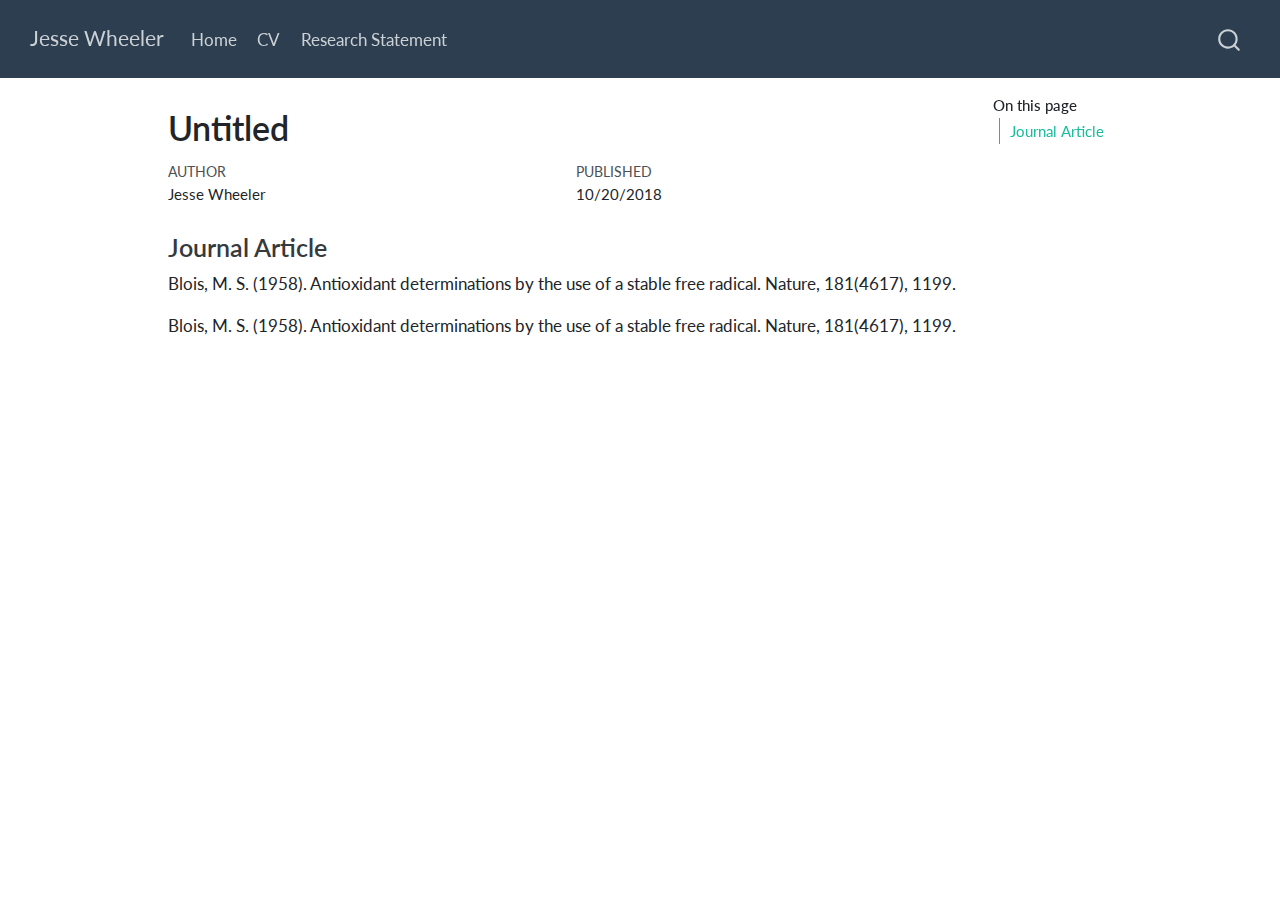
<file: texDocs/junk.html>
<!DOCTYPE html>
<html xmlns="http://www.w3.org/1999/xhtml" lang="en" xml:lang="en"><head>

<meta charset="utf-8">
<meta name="generator" content="quarto-1.2.269">

<meta name="viewport" content="width=device-width, initial-scale=1.0, user-scalable=yes">

<meta name="author" content="Joshua Rosenberg">
<meta name="dcterms.date" content="2018-10-20">

<title>Jesse Wheeler - Untitled</title>
<style>
code{white-space: pre-wrap;}
span.smallcaps{font-variant: small-caps;}
div.columns{display: flex; gap: min(4vw, 1.5em);}
div.column{flex: auto; overflow-x: auto;}
div.hanging-indent{margin-left: 1.5em; text-indent: -1.5em;}
ul.task-list{list-style: none;}
ul.task-list li input[type="checkbox"] {
  width: 0.8em;
  margin: 0 0.8em 0.2em -1.6em;
  vertical-align: middle;
}
</style>


<script src="../site_libs/quarto-nav/quarto-nav.js"></script>
<script src="../site_libs/quarto-nav/headroom.min.js"></script>
<script src="../site_libs/clipboard/clipboard.min.js"></script>
<script src="../site_libs/quarto-search/autocomplete.umd.js"></script>
<script src="../site_libs/quarto-search/fuse.min.js"></script>
<script src="../site_libs/quarto-search/quarto-search.js"></script>
<meta name="quarto:offset" content="../">
<script src="../site_libs/quarto-html/quarto.js"></script>
<script src="../site_libs/quarto-html/popper.min.js"></script>
<script src="../site_libs/quarto-html/tippy.umd.min.js"></script>
<script src="../site_libs/quarto-html/anchor.min.js"></script>
<link href="../site_libs/quarto-html/tippy.css" rel="stylesheet">
<link href="../site_libs/quarto-html/quarto-syntax-highlighting.css" rel="stylesheet" id="quarto-text-highlighting-styles">
<script src="../site_libs/bootstrap/bootstrap.min.js"></script>
<link href="../site_libs/bootstrap/bootstrap-icons.css" rel="stylesheet">
<link href="../site_libs/bootstrap/bootstrap.min.css" rel="stylesheet" id="quarto-bootstrap" data-mode="light">
<script id="quarto-search-options" type="application/json">{
  "location": "navbar",
  "copy-button": false,
  "collapse-after": 3,
  "panel-placement": "end",
  "type": "overlay",
  "limit": 20,
  "language": {
    "search-no-results-text": "No results",
    "search-matching-documents-text": "matching documents",
    "search-copy-link-title": "Copy link to search",
    "search-hide-matches-text": "Hide additional matches",
    "search-more-match-text": "more match in this document",
    "search-more-matches-text": "more matches in this document",
    "search-clear-button-title": "Clear",
    "search-detached-cancel-button-title": "Cancel",
    "search-submit-button-title": "Submit"
  }
}</script>


<link rel="stylesheet" href="../styles.css">
</head>

<body class="nav-fixed">

<div id="quarto-search-results"></div>
  <header id="quarto-header" class="headroom fixed-top">
    <nav class="navbar navbar-expand-lg navbar-dark ">
      <div class="navbar-container container-fluid">
      <div class="navbar-brand-container">
    <a class="navbar-brand" href="../index.html">
    <span class="navbar-title">Jesse Wheeler</span>
    </a>
  </div>
          <button class="navbar-toggler" type="button" data-bs-toggle="collapse" data-bs-target="#navbarCollapse" aria-controls="navbarCollapse" aria-expanded="false" aria-label="Toggle navigation" onclick="if (window.quartoToggleHeadroom) { window.quartoToggleHeadroom(); }">
  <span class="navbar-toggler-icon"></span>
</button>
          <div class="collapse navbar-collapse" id="navbarCollapse">
            <ul class="navbar-nav navbar-nav-scroll me-auto">
  <li class="nav-item">
    <a class="nav-link" href="../index.html">
 <span class="menu-text">Home</span></a>
  </li>  
  <li class="nav-item">
    <a class="nav-link" href="../texDocs/cv.pdf">
 <span class="menu-text">CV</span></a>
  </li>  
  <li class="nav-item">
    <a class="nav-link" href="../texDocs/researchStatement.pdf">
 <span class="menu-text">Research Statement</span></a>
  </li>  
</ul>
              <div id="quarto-search" class="" title="Search"></div>
          </div> <!-- /navcollapse -->
      </div> <!-- /container-fluid -->
    </nav>
</header>
<!-- content -->
<div id="quarto-content" class="quarto-container page-columns page-rows-contents page-layout-article page-navbar">
<!-- sidebar -->
<!-- margin-sidebar -->
    <div id="quarto-margin-sidebar" class="sidebar margin-sidebar">
        <nav id="TOC" role="doc-toc" class="toc-active">
    <h2 id="toc-title">On this page</h2>
   
  <ul>
  <li><a href="#journal-article" id="toc-journal-article" class="nav-link active" data-scroll-target="#journal-article">Journal Article</a></li>
  </ul>
</nav>
    </div>
<!-- main -->
<main class="content" id="quarto-document-content">

<header id="title-block-header" class="quarto-title-block default">
<div class="quarto-title">
<h1 class="title">Untitled</h1>
</div>



<div class="quarto-title-meta">

    <div>
    <div class="quarto-title-meta-heading">Author</div>
    <div class="quarto-title-meta-contents">
             <p>Jesse Wheeler </p>
          </div>
  </div>
    
    <div>
    <div class="quarto-title-meta-heading">Published</div>
    <div class="quarto-title-meta-contents">
      <p class="date">10/20/2018</p>
    </div>
  </div>
  
    
  </div>
  

</header>

<section id="journal-article" class="level3">
<h3 class="anchored" data-anchor-id="journal-article">Journal Article</h3>
<p>Blois, M. S. (1958). Antioxidant determinations by the use of a stable free radical. Nature, 181(4617), 1199.</p>
<p>Blois, M. S. (1958). Antioxidant determinations by the use of a stable free radical. Nature, 181(4617), 1199.</p>


</section>

</main> <!-- /main -->
<script id="quarto-html-after-body" type="application/javascript">
window.document.addEventListener("DOMContentLoaded", function (event) {
  const toggleBodyColorMode = (bsSheetEl) => {
    const mode = bsSheetEl.getAttribute("data-mode");
    const bodyEl = window.document.querySelector("body");
    if (mode === "dark") {
      bodyEl.classList.add("quarto-dark");
      bodyEl.classList.remove("quarto-light");
    } else {
      bodyEl.classList.add("quarto-light");
      bodyEl.classList.remove("quarto-dark");
    }
  }
  const toggleBodyColorPrimary = () => {
    const bsSheetEl = window.document.querySelector("link#quarto-bootstrap");
    if (bsSheetEl) {
      toggleBodyColorMode(bsSheetEl);
    }
  }
  toggleBodyColorPrimary();  
  const icon = "";
  const anchorJS = new window.AnchorJS();
  anchorJS.options = {
    placement: 'right',
    icon: icon
  };
  anchorJS.add('.anchored');
  const clipboard = new window.ClipboardJS('.code-copy-button', {
    target: function(trigger) {
      return trigger.previousElementSibling;
    }
  });
  clipboard.on('success', function(e) {
    // button target
    const button = e.trigger;
    // don't keep focus
    button.blur();
    // flash "checked"
    button.classList.add('code-copy-button-checked');
    var currentTitle = button.getAttribute("title");
    button.setAttribute("title", "Copied!");
    let tooltip;
    if (window.bootstrap) {
      button.setAttribute("data-bs-toggle", "tooltip");
      button.setAttribute("data-bs-placement", "left");
      button.setAttribute("data-bs-title", "Copied!");
      tooltip = new bootstrap.Tooltip(button, 
        { trigger: "manual", 
          customClass: "code-copy-button-tooltip",
          offset: [0, -8]});
      tooltip.show();    
    }
    setTimeout(function() {
      if (tooltip) {
        tooltip.hide();
        button.removeAttribute("data-bs-title");
        button.removeAttribute("data-bs-toggle");
        button.removeAttribute("data-bs-placement");
      }
      button.setAttribute("title", currentTitle);
      button.classList.remove('code-copy-button-checked');
    }, 1000);
    // clear code selection
    e.clearSelection();
  });
  function tippyHover(el, contentFn) {
    const config = {
      allowHTML: true,
      content: contentFn,
      maxWidth: 500,
      delay: 100,
      arrow: false,
      appendTo: function(el) {
          return el.parentElement;
      },
      interactive: true,
      interactiveBorder: 10,
      theme: 'quarto',
      placement: 'bottom-start'
    };
    window.tippy(el, config); 
  }
  const noterefs = window.document.querySelectorAll('a[role="doc-noteref"]');
  for (var i=0; i<noterefs.length; i++) {
    const ref = noterefs[i];
    tippyHover(ref, function() {
      // use id or data attribute instead here
      let href = ref.getAttribute('data-footnote-href') || ref.getAttribute('href');
      try { href = new URL(href).hash; } catch {}
      const id = href.replace(/^#\/?/, "");
      const note = window.document.getElementById(id);
      return note.innerHTML;
    });
  }
  const findCites = (el) => {
    const parentEl = el.parentElement;
    if (parentEl) {
      const cites = parentEl.dataset.cites;
      if (cites) {
        return {
          el,
          cites: cites.split(' ')
        };
      } else {
        return findCites(el.parentElement)
      }
    } else {
      return undefined;
    }
  };
  var bibliorefs = window.document.querySelectorAll('a[role="doc-biblioref"]');
  for (var i=0; i<bibliorefs.length; i++) {
    const ref = bibliorefs[i];
    const citeInfo = findCites(ref);
    if (citeInfo) {
      tippyHover(citeInfo.el, function() {
        var popup = window.document.createElement('div');
        citeInfo.cites.forEach(function(cite) {
          var citeDiv = window.document.createElement('div');
          citeDiv.classList.add('hanging-indent');
          citeDiv.classList.add('csl-entry');
          var biblioDiv = window.document.getElementById('ref-' + cite);
          if (biblioDiv) {
            citeDiv.innerHTML = biblioDiv.innerHTML;
          }
          popup.appendChild(citeDiv);
        });
        return popup.innerHTML;
      });
    }
  }
});
</script>
</div> <!-- /content -->



</body></html>
</file>
<file: site_libs/quarto-html/tippy.css>
.tippy-box[data-animation=fade][data-state=hidden]{opacity:0}[data-tippy-root]{max-width:calc(100vw - 10px)}.tippy-box{position:relative;background-color:#333;color:#fff;border-radius:4px;font-size:14px;line-height:1.4;white-space:normal;outline:0;transition-property:transform,visibility,opacity}.tippy-box[data-placement^=top]>.tippy-arrow{bottom:0}.tippy-box[data-placement^=top]>.tippy-arrow:before{bottom:-7px;left:0;border-width:8px 8px 0;border-top-color:initial;transform-origin:center top}.tippy-box[data-placement^=bottom]>.tippy-arrow{top:0}.tippy-box[data-placement^=bottom]>.tippy-arrow:before{top:-7px;left:0;border-width:0 8px 8px;border-bottom-color:initial;transform-origin:center bottom}.tippy-box[data-placement^=left]>.tippy-arrow{right:0}.tippy-box[data-placement^=left]>.tippy-arrow:before{border-width:8px 0 8px 8px;border-left-color:initial;right:-7px;transform-origin:center left}.tippy-box[data-placement^=right]>.tippy-arrow{left:0}.tippy-box[data-placement^=right]>.tippy-arrow:before{left:-7px;border-width:8px 8px 8px 0;border-right-color:initial;transform-origin:center right}.tippy-box[data-inertia][data-state=visible]{transition-timing-function:cubic-bezier(.54,1.5,.38,1.11)}.tippy-arrow{width:16px;height:16px;color:#333}.tippy-arrow:before{content:"";position:absolute;border-color:transparent;border-style:solid}.tippy-content{position:relative;padding:5px 9px;z-index:1}
</file>
<file: site_libs/quarto-html/quarto-syntax-highlighting.css>
/* quarto syntax highlight colors */
:root {
  --quarto-hl-ot-color: #003B4F;
  --quarto-hl-at-color: #657422;
  --quarto-hl-ss-color: #20794D;
  --quarto-hl-an-color: #5E5E5E;
  --quarto-hl-fu-color: #4758AB;
  --quarto-hl-st-color: #20794D;
  --quarto-hl-cf-color: #003B4F;
  --quarto-hl-op-color: #5E5E5E;
  --quarto-hl-er-color: #AD0000;
  --quarto-hl-bn-color: #AD0000;
  --quarto-hl-al-color: #AD0000;
  --quarto-hl-va-color: #111111;
  --quarto-hl-bu-color: inherit;
  --quarto-hl-ex-color: inherit;
  --quarto-hl-pp-color: #AD0000;
  --quarto-hl-in-color: #5E5E5E;
  --quarto-hl-vs-color: #20794D;
  --quarto-hl-wa-color: #5E5E5E;
  --quarto-hl-do-color: #5E5E5E;
  --quarto-hl-im-color: #00769E;
  --quarto-hl-ch-color: #20794D;
  --quarto-hl-dt-color: #AD0000;
  --quarto-hl-fl-color: #AD0000;
  --quarto-hl-co-color: #5E5E5E;
  --quarto-hl-cv-color: #5E5E5E;
  --quarto-hl-cn-color: #8f5902;
  --quarto-hl-sc-color: #5E5E5E;
  --quarto-hl-dv-color: #AD0000;
  --quarto-hl-kw-color: #003B4F;
}

/* other quarto variables */
:root {
  --quarto-font-monospace: SFMono-Regular, Menlo, Monaco, Consolas, "Liberation Mono", "Courier New", monospace;
}

pre > code.sourceCode > span {
  color: #003B4F;
}

code span {
  color: #003B4F;
}

code.sourceCode > span {
  color: #003B4F;
}

div.sourceCode,
div.sourceCode pre.sourceCode {
  color: #003B4F;
}

code span.ot {
  color: #003B4F;
  font-style: inherit;
}

code span.at {
  color: #657422;
  font-style: inherit;
}

code span.ss {
  color: #20794D;
  font-style: inherit;
}

code span.an {
  color: #5E5E5E;
  font-style: inherit;
}

code span.fu {
  color: #4758AB;
  font-style: inherit;
}

code span.st {
  color: #20794D;
  font-style: inherit;
}

code span.cf {
  color: #003B4F;
  font-style: inherit;
}

code span.op {
  color: #5E5E5E;
  font-style: inherit;
}

code span.er {
  color: #AD0000;
  font-style: inherit;
}

code span.bn {
  color: #AD0000;
  font-style: inherit;
}

code span.al {
  color: #AD0000;
  font-style: inherit;
}

code span.va {
  color: #111111;
  font-style: inherit;
}

code span.bu {
  font-style: inherit;
}

code span.ex {
  font-style: inherit;
}

code span.pp {
  color: #AD0000;
  font-style: inherit;
}

code span.in {
  color: #5E5E5E;
  font-style: inherit;
}

code span.vs {
  color: #20794D;
  font-style: inherit;
}

code span.wa {
  color: #5E5E5E;
  font-style: italic;
}

code span.do {
  color: #5E5E5E;
  font-style: italic;
}

code span.im {
  color: #00769E;
  font-style: inherit;
}

code span.ch {
  color: #20794D;
  font-style: inherit;
}

code span.dt {
  color: #AD0000;
  font-style: inherit;
}

code span.fl {
  color: #AD0000;
  font-style: inherit;
}

code span.co {
  color: #5E5E5E;
  font-style: inherit;
}

code span.cv {
  color: #5E5E5E;
  font-style: italic;
}

code span.cn {
  color: #8f5902;
  font-style: inherit;
}

code span.sc {
  color: #5E5E5E;
  font-style: inherit;
}

code span.dv {
  color: #AD0000;
  font-style: inherit;
}

code span.kw {
  color: #003B4F;
  font-style: inherit;
}

.prevent-inlining {
  content: "</";
}

/*# sourceMappingURL=debc5d5d77c3f9108843748ff7464032.css.map */
</file>
<file: site_libs/quarto-html/quarto-syntax-highlighting-dark.css>
/* quarto syntax highlight colors */
:root {
  --quarto-hl-al-color: #f07178;
  --quarto-hl-an-color: #d4d0ab;
  --quarto-hl-at-color: #00e0e0;
  --quarto-hl-bn-color: #d4d0ab;
  --quarto-hl-bu-color: #abe338;
  --quarto-hl-ch-color: #abe338;
  --quarto-hl-co-color: #f8f8f2;
  --quarto-hl-cv-color: #ffd700;
  --quarto-hl-cn-color: #ffd700;
  --quarto-hl-cf-color: #ffa07a;
  --quarto-hl-dt-color: #ffa07a;
  --quarto-hl-dv-color: #d4d0ab;
  --quarto-hl-do-color: #f8f8f2;
  --quarto-hl-er-color: #f07178;
  --quarto-hl-ex-color: #00e0e0;
  --quarto-hl-fl-color: #d4d0ab;
  --quarto-hl-fu-color: #ffa07a;
  --quarto-hl-im-color: #abe338;
  --quarto-hl-in-color: #d4d0ab;
  --quarto-hl-kw-color: #ffa07a;
  --quarto-hl-op-color: #ffa07a;
  --quarto-hl-ot-color: #00e0e0;
  --quarto-hl-pp-color: #dcc6e0;
  --quarto-hl-re-color: #00e0e0;
  --quarto-hl-sc-color: #abe338;
  --quarto-hl-ss-color: #abe338;
  --quarto-hl-st-color: #abe338;
  --quarto-hl-va-color: #00e0e0;
  --quarto-hl-vs-color: #abe338;
  --quarto-hl-wa-color: #dcc6e0;
}

/* other quarto variables */
:root {
  --quarto-font-monospace: SFMono-Regular, Menlo, Monaco, Consolas, "Liberation Mono", "Courier New", monospace;
}

code span.al {
  background-color: #2a0f15;
  font-weight: bold;
  color: #f07178;
}

code span.an {
  color: #d4d0ab;
}

code span.at {
  color: #00e0e0;
}

code span.bn {
  color: #d4d0ab;
}

code span.bu {
  color: #abe338;
}

code span.ch {
  color: #abe338;
}

code span.co {
  font-style: italic;
  color: #f8f8f2;
}

code span.cv {
  color: #ffd700;
}

code span.cn {
  color: #ffd700;
}

code span.cf {
  font-weight: bold;
  color: #ffa07a;
}

code span.dt {
  color: #ffa07a;
}

code span.dv {
  color: #d4d0ab;
}

code span.do {
  color: #f8f8f2;
}

code span.er {
  color: #f07178;
  text-decoration: underline;
}

code span.ex {
  font-weight: bold;
  color: #00e0e0;
}

code span.fl {
  color: #d4d0ab;
}

code span.fu {
  color: #ffa07a;
}

code span.im {
  color: #abe338;
}

code span.in {
  color: #d4d0ab;
}

code span.kw {
  font-weight: bold;
  color: #ffa07a;
}

pre > code.sourceCode > span {
  color: #f8f8f2;
}

code span {
  color: #f8f8f2;
}

code.sourceCode > span {
  color: #f8f8f2;
}

div.sourceCode,
div.sourceCode pre.sourceCode {
  color: #f8f8f2;
}

code span.op {
  color: #ffa07a;
}

code span.ot {
  color: #00e0e0;
}

code span.pp {
  color: #dcc6e0;
}

code span.re {
  background-color: #f8f8f2;
  color: #00e0e0;
}

code span.sc {
  color: #abe338;
}

code span.ss {
  color: #abe338;
}

code span.st {
  color: #abe338;
}

code span.va {
  color: #00e0e0;
}

code span.vs {
  color: #abe338;
}

code span.wa {
  color: #dcc6e0;
}

.prevent-inlining {
  content: "</";
}

/*# sourceMappingURL=935a306eefa94366c21e1a970dddb765.css.map */
</file>
<file: styles.css>
/* css styles */
div.myrefs {
  padding-left: 22px;
  text-indent: -22px;
}
</file>
